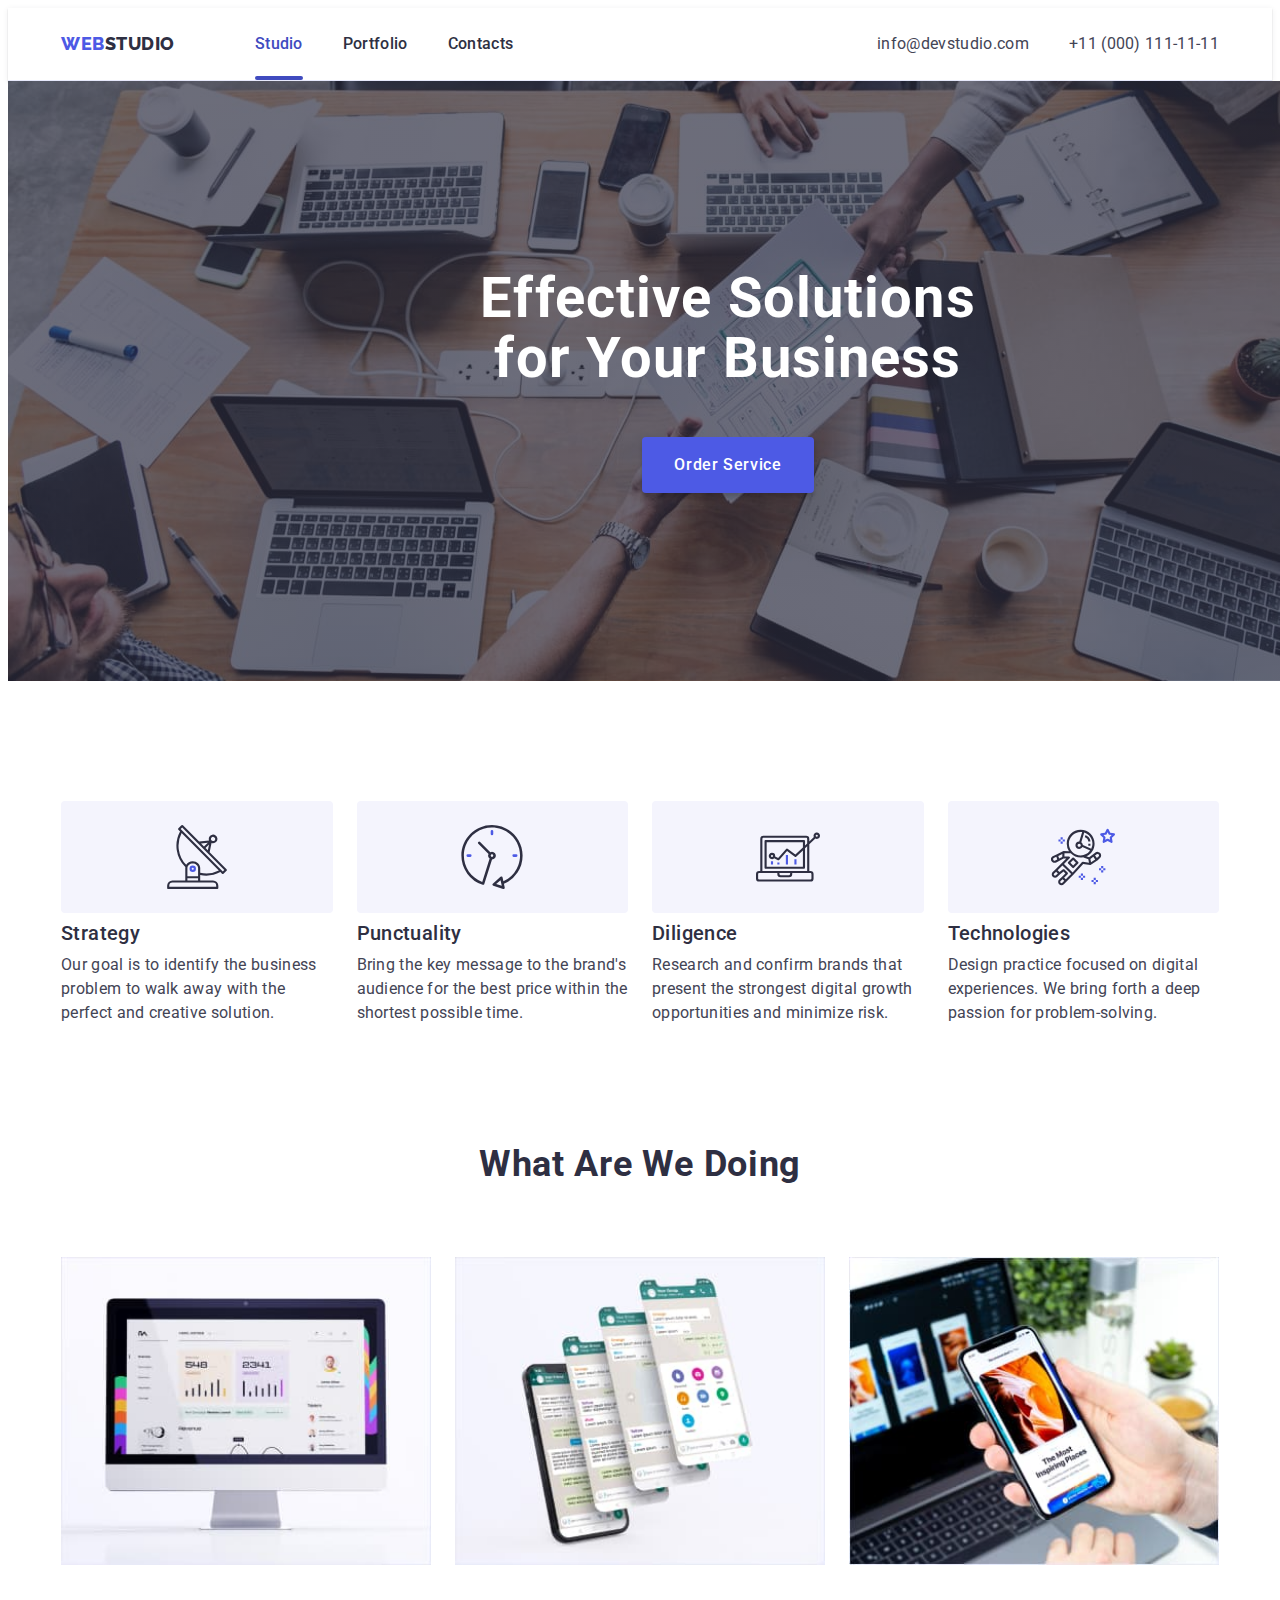
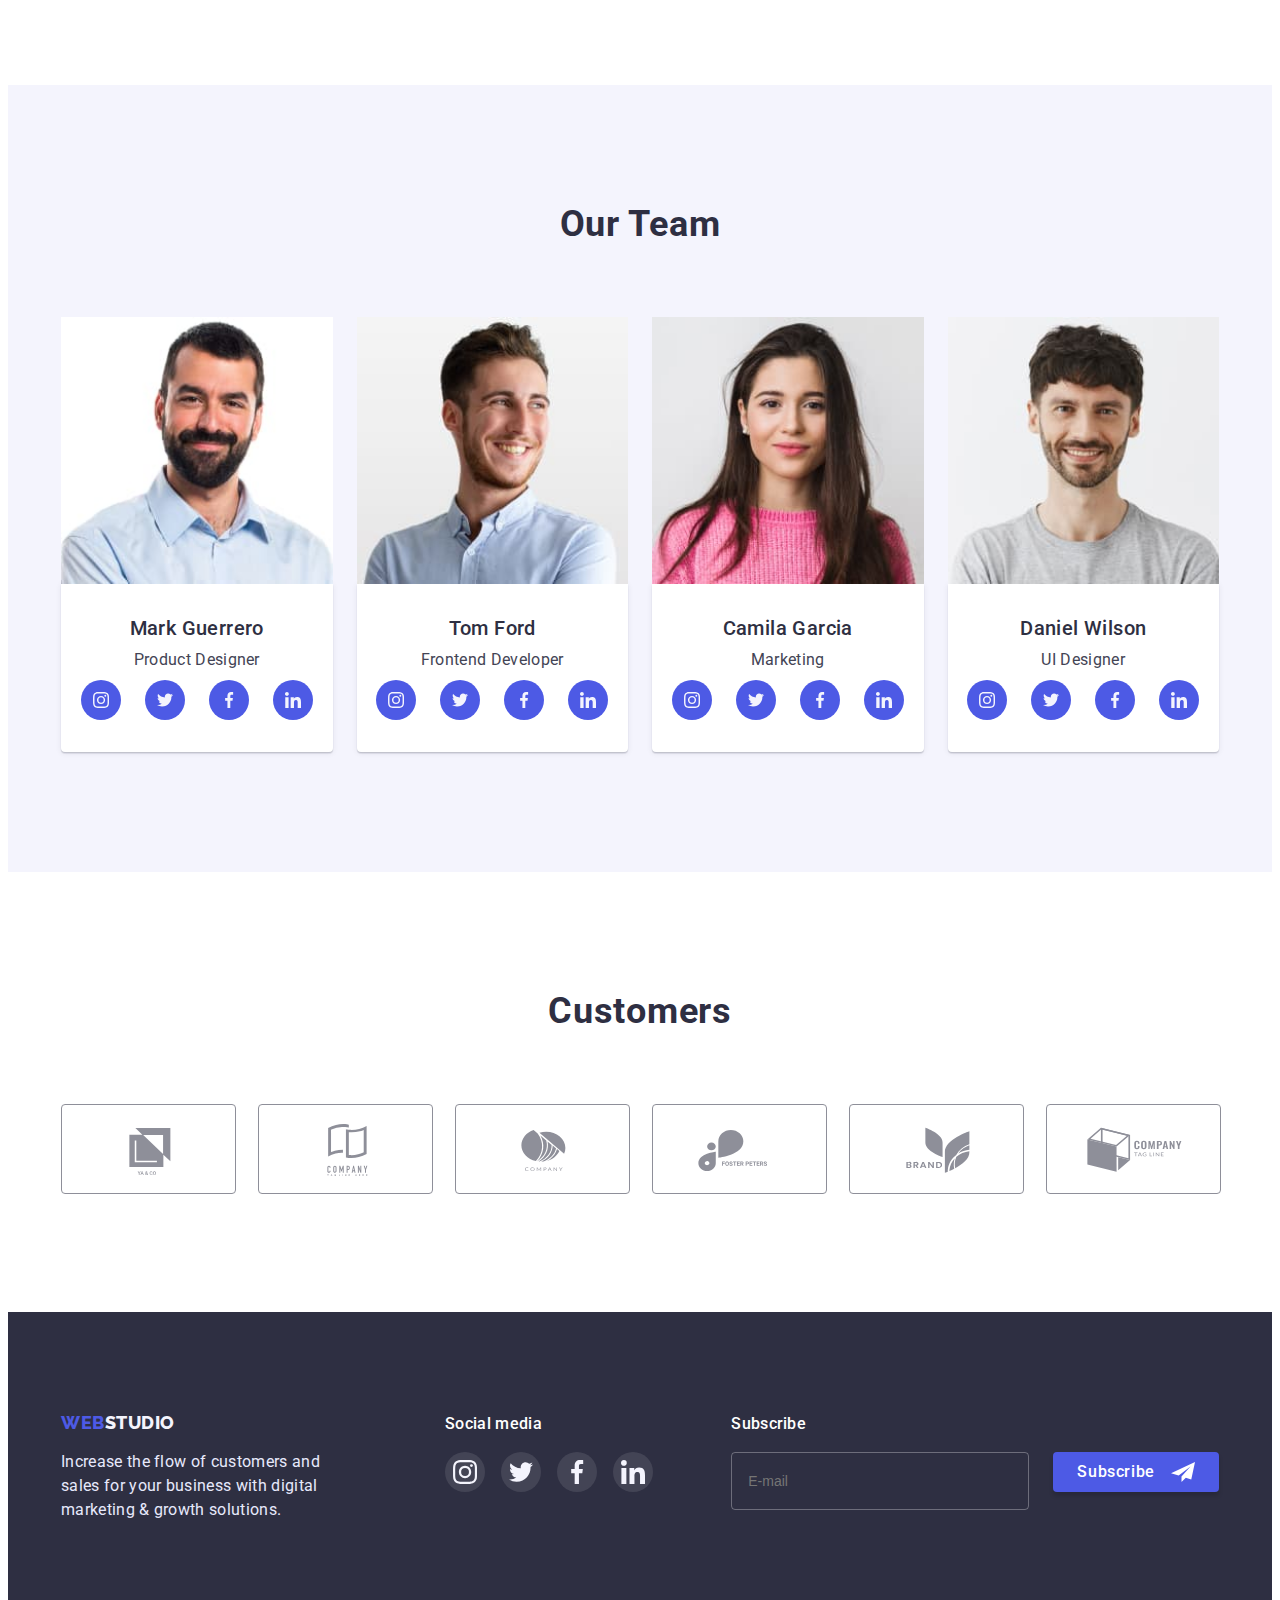
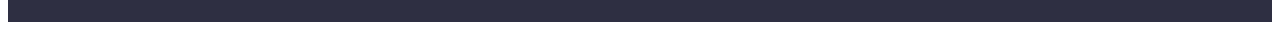
<file: index.html>
<!DOCTYPE html>
<html lang="en">
  <head>
    <meta charset="UTF-8" />
    <meta http-equiv="X-UA-Compatible" content="IE=edge" />
    <meta name="viewport" content="width=device-width, initial-scale=1.0" />
    <title>WebStudio</title>
    <link rel="preconnect" href="https://fonts.googleapis.com" />
    <link rel="preconnect" href="https://fonts.gstatic.com" crossorigin />
    <link
      href="https://fonts.googleapis.com/css2?family=Raleway:wght@800&family=Roboto:wght@400;500;700;900&display=swap"
      rel="stylesheet"
    />
    <link
      rel="stylesheet"
      href="https://cdnjs.cloudflare.com/ajax/libs/modern-normalize/1.1.0/modern-normalize.min.css"
      integrity="sha512-wpPYUAdjBVSE4KJnH1VR1HeZfpl1ub8YT/NKx4PuQ5NmX2tKuGu6U/JRp5y+Y8XG2tV+wKQpNHVUX03MfMFn9Q=="
      crossorigin="anonymous"
      referrerpolicy="no-referrer"
    />
    <link rel="stylesheet" href="./css/styles.css" />
  </head>
  <body>
    <header class="header">
      <div class="container header-container">
        <nav class="header-nav">
          <a class="header-logo link" href="./index.html"
            >WEB<span class="header-logo-part">Studio</span></a
          >
          <ul class="header-list list">
            <li class="header-item">
              <a class="header-link current link" href="./index.html">Studio</a>
            </li>
            <li class="header-item">
              <a class="header-link link" href="./portfolio.html">Portfolio</a>
            </li>
            <li class="header-item">
              <a class="header-link link" href="">Contacts</a>
            </li>
          </ul>
        </nav>
        <address class="address">
          <ul class="header-contact-list list">
            <li class="header-contact-item">
              <a
                class="header-contact-link link"
                href="mailto:info@devstudio.com"
                >info@devstudio.com</a
              >
            </li>
            <li class="header-contact-item">
              <a class="header-contact-link link" href="tel:+110001111111"
                >+11 (000) 111-11-11</a
              >
            </li>
          </ul>
        </address>
        <button class="menu-open-btn" data-menu-open type="button">
          <svg class="icon-open-btn" width="32" height="22">
            <use href="./images/icons.svg#icon-charm_menu-hamburger"></use>
          </svg>
        </button>
      </div>
      <div class="mob-menu is-hidden" data-menu>
        <div>
          <div class="mob-close">
            <button class="menu-close-btn" data-menu-close type="button">
              <svg class="menu-close-icon" width="8" height="8">
                <use href="./images/icons.svg#icon-close-black"></use>
              </svg>
            </button>
          </div>
          <!-- <button class="menu-close-btn" type="button">
          <svg class="menu-close-icon" width="8" height="8">
            <use href="./images/icons.svg#icon-close-black"></use>
          </svg>
        </button> -->
          <ul class="mob-menu-list list">
            <li class="mob-menu-item">
              <a class="mob-menu-link current link" href="./index.html"
                >Studio</a
              >
            </li>
            <li class="mob-menu-item">
              <a class="mob-menu-link link" href="./portfolio.html"
                >Portfolio</a
              >
            </li>
            <li class="mob-menu-item">
              <a class="mob-menu-link link" href="">Contacts</a>
            </li>
          </ul>
        </div>
        <div>
          <address class="mob-menu-address">
            <ul class="mob-menu-contact-list list">
              <!-- <li class="mob-menu-contact-item">
              <a
                class="mob-menu-contact-link link"
                href="mailto:info@devstudio.com"
                >info@devstudio.com</a
              >
            </li> -->
              <li class="mob-menu-contact-item">
                <a class="mob-menu-contact-tel link" href="tel:+110001111111"
                  >+11 (000) 111-11-11</a
                >
              </li>
              <li class="mob-menu-contact-item">
                <a
                  class="mob-menu-contact-email link"
                  href="mailto:info@devstudio.com"
                  >info@devstudio.com</a
                >
              </li>
            </ul>
          </address>
          <ul class="mob-soc-list list">
            <li class="mob-soc-item">
              <a class="mob-soc-link link" href>
                <svg class="mob-soc-icon" width="24" height="24">
                  <use href="./images/icons.svg#icon-instagram"></use>
                </svg>
              </a>
            </li>
            <li class="mob-soc-item">
              <a class="mob-soc-link link" href>
                <svg class="mob-soc-icon" width="24" height="24">
                  <use href="./images/icons.svg#icon-twitter"></use>
                </svg>
              </a>
            </li>
            <li class="mob-soc-item">
              <a class="mob-soc-link link" href>
                <svg class="mob-soc-icon" width="24" height="24">
                  <use href="./images/icons.svg#icon-facebook"></use>
                </svg>
              </a>
            </li>
            <li class="mob-soc-item">
              <a class="mob-soc-link link" href>
                <svg class="mob-soc-icon" width="24" height="24">
                  <use href="./images/icons.svg#icon-linkedin"></use>
                </svg>
              </a>
            </li>
          </ul>
        </div>
      </div>
    </header>
    <main>
      <section class="hero">
        <div class="container hero-container">
          <h1 class="hero-title">Effective Solutions for Your Business</h1>
          <button type="button" data-modal-open class="hero-btn">
            Order Service
          </button>
        </div>
      </section>
      <section class="qualities section">
        <div class="container qualities-container">
          <h2 hidden class="qualities-title">Advantages</h2>
          <ul class="qualities-list list">
            <li class="qualities-item">
              <div class="qualities-icon-box">
                <svg class="qualities-icon" width="64" height="64">
                  <use href="./images/icons.svg#icon-antenna"></use>
                </svg>
              </div>
              <h3 class="qualities-name">Strategy</h3>
              <p class="qualities-text">
                Our goal is to identify the business problem to walk away with
                the perfect and creative solution.
              </p>
            </li>
            <li class="qualities-item">
              <div class="qualities-icon-box">
                <svg class="qualities-icon" width="64" height="64">
                  <use href="./images/icons.svg#icon-clock"></use>
                </svg>
              </div>
              <h3 class="qualities-name">Punctuality</h3>
              <p class="qualities-text">
                Bring the key message to the brand's audience for the best price
                within the shortest possible time.
              </p>
            </li>
            <li class="qualities-item">
              <div class="qualities-icon-box">
                <svg class="qualities-icon" width="64" height="64">
                  <use href="./images/icons.svg#icon-diagram"></use>
                </svg>
              </div>
              <h3 class="qualities-name">Diligence</h3>
              <p class="qualities-text">
                Research and confirm brands that present the strongest digital
                growth opportunities and minimize risk.
              </p>
            </li>
            <li class="qualities-item">
              <div class="qualities-icon-box">
                <svg class="qualities-icon" width="64" height="64">
                  <use href="./images/icons.svg#icon-astronaut"></use>
                </svg>
              </div>
              <h3 class="qualities-name">Technologies</h3>
              <p class="qualities-text">
                Design practice focused on digital experiences. We bring forth a
                deep passion for problem-solving.
              </p>
            </li>
          </ul>
        </div>
      </section>
      <section class="creation section">
        <div class="container">
          <h2 class="creation-title">What Are We Doing</h2>
          <ul class="creation-list list">
            <li class="creation-item">
              <img
                srcset="./images/computer.jpg 1x, ./images/computer-2x.jpg 2x"
                src="./images/computer.jpg"
                alt="computer"
                width="360"
              />
            </li>
            <li class="creation-item">
              <img
                srcset="./images/messenger.jpg 1x, ./images/messenger-2x.jpg 2x"
                src="./images/messenger.jpg"
                alt="messenger"
                width="360"
              />
            </li>
            <li class="creation-item">
              <img
                srcset="./images/phone.jpg 1x, ./images/phone-2x.jpg 2x"
                src="./images/phone.jpg"
                alt="phone"
                width="360"
              />
            </li>
          </ul>
        </div>
      </section>
      <section class="team section">
        <div class="container team-container">
          <h2 class="team-title">Our Team</h2>
          <ul class="team-list list">
            <li class="team-item">
              <img
                srcset="./images/mark.jpg 1x, ./images/mark-2x.jpg 2x"
                src="./images/mark.jpg"
                alt="Mark Guerrero"
                width="264"
              />
              <div class="team-text">
                <h3 class="team-worker-name">Mark Guerrero</h3>
                <p class="team-worker-position">Product Designer</p>
                <ul class="team-soc-list list">
                  <li class="team-soc-item">
                    <a class="team-soc-link link" href>
                      <svg class="team-soc-icon" width="16" height="16">
                        <use href="./images/icons.svg#icon-instagram"></use>
                      </svg>
                    </a>
                  </li>
                  <li class="team-soc-item">
                    <a class="team-soc-link link" href>
                      <svg class="team-soc-icon" width="16" height="16">
                        <use href="./images/icons.svg#icon-twitter"></use>
                      </svg>
                    </a>
                  </li>
                  <li class="team-soc-item">
                    <a class="team-soc-link link" href>
                      <svg class="team-soc-icon" width="16" height="16">
                        <use href="./images/icons.svg#icon-facebook"></use>
                      </svg>
                    </a>
                  </li>
                  <li class="team-soc-item">
                    <a class="team-soc-link link" href>
                      <svg class="team-soc-icon" width="16" height="16">
                        <use href="./images/icons.svg#icon-linkedin"></use>
                      </svg>
                    </a>
                  </li>
                </ul>
              </div>
            </li>
            <li class="team-item">
              <img
                srcset="./images/tom.jpg 1x, ./images/tom-2x.jpg 2x"
                src="./images/tom.jpg"
                alt="Tom Ford"
                width="264"
              />
              <div class="team-text">
                <h3 class="team-worker-name">Tom Ford</h3>
                <p class="team-worker-position">Frontend Developer</p>
                <ul class="team-soc-list list">
                  <li class="team-soc-item">
                    <a class="team-soc-link link" href>
                      <svg class="team-soc-icon" width="16" height="16">
                        <use href="./images/icons.svg#icon-instagram"></use>
                      </svg>
                    </a>
                  </li>
                  <li class="team-soc-item">
                    <a class="team-soc-link link" href>
                      <svg class="team-soc-icon" width="16" height="16">
                        <use href="./images/icons.svg#icon-twitter"></use>
                      </svg>
                    </a>
                  </li>
                  <li class="team-soc-item">
                    <a class="team-soc-link link" href>
                      <svg class="team-soc-icon" width="16" height="16">
                        <use href="./images/icons.svg#icon-facebook"></use>
                      </svg>
                    </a>
                  </li>
                  <li class="team-soc-item">
                    <a class="team-soc-link link" href>
                      <svg class="team-soc-icon" width="16" height="16">
                        <use href="./images/icons.svg#icon-linkedin"></use>
                      </svg>
                    </a>
                  </li>
                </ul>
              </div>
            </li>
            <li class="team-item">
              <img
                srcset="./images/camila.jpg 1x, ./images/camila-2x.jpg 2x"
                src="./images/camila.jpg"
                alt="Camila Garcia"
                width="264"
              />
              <div class="team-text">
                <h3 class="team-worker-name">Camila Garcia</h3>
                <p class="team-worker-position">Marketing</p>
                <ul class="team-soc-list list">
                  <li class="team-soc-item">
                    <a class="team-soc-link link" href>
                      <svg class="team-soc-icon" width="16" height="16">
                        <use href="./images/icons.svg#icon-instagram"></use>
                      </svg>
                    </a>
                  </li>
                  <li class="team-soc-item">
                    <a class="team-soc-link link" href>
                      <svg class="team-soc-icon" width="16" height="16">
                        <use href="./images/icons.svg#icon-twitter"></use>
                      </svg>
                    </a>
                  </li>
                  <li class="team-soc-item">
                    <a class="team-soc-link link" href>
                      <svg class="team-soc-icon" width="16" height="16">
                        <use href="./images/icons.svg#icon-facebook"></use>
                      </svg>
                    </a>
                  </li>
                  <li class="team-soc-item">
                    <a class="team-soc-link link" href>
                      <svg class="team-soc-icon" width="16" height="16">
                        <use href="./images/icons.svg#icon-linkedin"></use>
                      </svg>
                    </a>
                  </li>
                </ul>
              </div>
            </li>
            <li class="team-item">
              <img
                srcset="./images/daniel.jpg 1x, ./images/daniel-2x.jpg 2x"
                src="./images/daniel.jpg"
                alt="Daniel Wilson"
                width="264"
              />
              <div class="team-text">
                <h3 class="team-worker-name">Daniel Wilson</h3>
                <p class="team-worker-position">UI Designer</p>
                <ul class="team-soc-list list">
                  <li class="team-soc-item">
                    <a class="team-soc-link link" href>
                      <svg class="team-soc-icon" width="16" height="16">
                        <use href="./images/icons.svg#icon-instagram"></use>
                      </svg>
                    </a>
                  </li>
                  <li class="team-soc-item">
                    <a class="team-soc-link link" href>
                      <svg class="team-soc-icon" width="16" height="16">
                        <use href="./images/icons.svg#icon-twitter"></use>
                      </svg>
                    </a>
                  </li>
                  <li class="team-soc-item">
                    <a class="team-soc-link link" href>
                      <svg class="team-soc-icon" width="16" height="16">
                        <use href="./images/icons.svg#icon-facebook"></use>
                      </svg>
                    </a>
                  </li>
                  <li class="team-soc-item">
                    <a class="team-soc-link link" href>
                      <svg class="team-soc-icon" width="16" height="16">
                        <use href="./images/icons.svg#icon-linkedin"></use>
                      </svg>
                    </a>
                  </li>
                </ul>
              </div>
            </li>
          </ul>
        </div>
      </section>
      <section class="customers section">
        <div class="container customers-container">
          <h2 class="customers-title">Customers</h2>
          <ul class="customers-list list">
            <li class="customers-item">
              <a class="customers-link link" href>
                <svg class="customers-icon" width="104" height="56">
                  <use href="./images/icons.svg#icon-Logo-1"></use>
                </svg>
              </a>
            </li>
            <li class="customers-item">
              <a class="customers-link link" href="">
                <svg class="customers-icon" width="104" height="56">
                  <use href="./images/icons.svg#icon-Logo-2"></use>
                </svg>
              </a>
            </li>
            <li class="customers-item">
              <a class="customers-link link" href="">
                <svg class="customers-icon" width="104" height="56">
                  <use href="./images/icons.svg#icon-Logo-3"></use>
                </svg>
              </a>
            </li>
            <li class="customers-item">
              <a class="customers-link link" href="">
                <svg class="customers-icon" width="104" height="56">
                  <use href="./images/icons.svg#icon-Logo-4"></use>
                </svg>
              </a>
            </li>
            <li class="customers-item">
              <a class="customers-link link" href="">
                <svg class="customers-icon" width="104" height="56">
                  <use href="./images/icons.svg#icon-Logo-5"></use>
                </svg>
              </a>
            </li>
            <li class="customers-item">
              <a class="customers-link link" href="">
                <svg class="customers-icon" width="104" height="56">
                  <use href="./images/icons.svg#icon-Logo-6"></use>
                </svg>
              </a>
            </li>
          </ul>
        </div>
      </section>
    </main>
    <footer class="footer">
      <div class="container footer-container">
        <div class="footer-info">
          <a class="footer-logo link" href="./index.html"
            >WEB<span class="footer-logo-part">Studio</span></a
          >
          <p class="footer-text">
            Increase the flow of customers and sales for your business with
            digital marketing & growth solutions.
          </p>
        </div>
        <div class="footer-soc">
          <h3 class="footer-soc-title">Social media</h3>
          <ul class="footer-soc-list list">
            <li class="footer-soc-item">
              <a class="footer-soc-link link" href>
                <svg class="customers-icon" width="24" height="24">
                  <use href="./images/icons.svg#icon-instagram"></use>
                </svg>
              </a>
            </li>
            <li class="footer-soc-item">
              <a class="footer-soc-link link" href>
                <svg class="footer-soc-icon" width="24" height="24">
                  <use href="./images/icons.svg#icon-twitter"></use>
                </svg>
              </a>
            </li>
            <li class="footer-soc-item">
              <a class="footer-soc-link link" href>
                <svg class="footer-soc-icon" width="24" height="24">
                  <use href="./images/icons.svg#icon-facebook"></use>
                </svg>
              </a>
            </li>
            <li class="footer-soc-item">
              <a class="footer-soc-link link" href>
                <svg class="footer-soc-icon" width="24" height="24">
                  <use href="./images/icons.svg#icon-linkedin"></use>
                </svg>
              </a>
            </li>
          </ul>
        </div>
        <div class="footer-sub">
          <p class="footer-sub-title">Subscribe</p>
          <form class="footer-sub-content">
            <label class="footer-sub-email" for="sub-email"></label>
            <input
              class="sub-email-input"
              id="sub-email"
              name="sub-email"
              type="email"
              placeholder="E-mail"
            />
            <button type="submit" class="footer-sub-btn">
              Subscribe
              <svg class="footer-sub-icon" width="24" height="24">
                <use href="./images/icons.svg#icon-telegram"></use>
              </svg>
            </button>
          </form>
        </div>
      </div>
    </footer>
    <div class="backdrop is-hidden" data-modal>
      <div class="modal">
        <div class="modal-close">
          <button type="button" class="modal-close-btn" data-modal-close>
            <svg class="modal-close-sign" width="8" height="8">
              <use href="./images/icons.svg#icon-close-black"></use>
            </svg>
          </button>
        </div>
        <p class="modal-title" title="Modal title">
          Leave your contacts and we will call you back
        </p>
        <form class="modal-form">
          <div class="modal-field">
            <label class="modal-label-text" for="user-name">Name</label>
            <div class="input-wrap">
              <input
                class="modal-input"
                id="user-name"
                name="user-name"
                type="text"
              />
              <svg class="modal-input-icon" width="18" height="24">
                <use href="./images/icons.svg#icon-person"></use>
              </svg>
            </div>
          </div>
          <div class="modal-field">
            <label class="modal-label-text" for="user-phone">Phone</label>
            <div class="input-wrap">
              <input
                class="modal-input"
                id="user-phone"
                name="user-phone"
                type="tel"
              />
              <svg class="modal-input-icon" width="18" height="24">
                <use href="./images/icons.svg#icon-phone"></use>
              </svg>
            </div>
          </div>
          <div class="modal-field">
            <label class="modal-label-text" for="user-email">Email</label>
            <div class="input-wrap">
              <input
                class="modal-input"
                id="user-email"
                name="user-email"
                type="email"
              />
              <svg class="modal-input-icon" width="18" height="24">
                <use href="./images/icons.svg#icon-email"></use>
              </svg>
            </div>
          </div>
          <div class="modal-field">
            <label class="modal-label-text" for="user-comment">Comment</label>
            <div class="input-wrap">
              <textarea
                class="modal-textarea"
                name="user-comment"
                id="user-comment"
                placeholder="Text input"
              ></textarea>
            </div>
          </div>
          <div class="modal-field">
            <input
              class="modal-check visually-hidden"
              id="privacy"
              name="user-privacy"
              type="checkbox"
              value="true"
            />
            <label class="check-text" for="privacy">
              <span>
                <svg class="check-icon" width="10" height="8">
                  <use href="./images/icons.svg#icon-Vector"></use>
                </svg>
              </span>
              <p class="text-privacy">
                I accept the terms and conditions of the
                <a class="privacy-link" href="">Privacy Policy</a>
              </p>
            </label>
          </div>
          <button class="modal-btn" type="submit">Send</button>
        </form>
      </div>
    </div>
    <script src="./js/modal.js"></script>
    <script src="./js/menu.js"></script>
  </body>
</html>
</file>
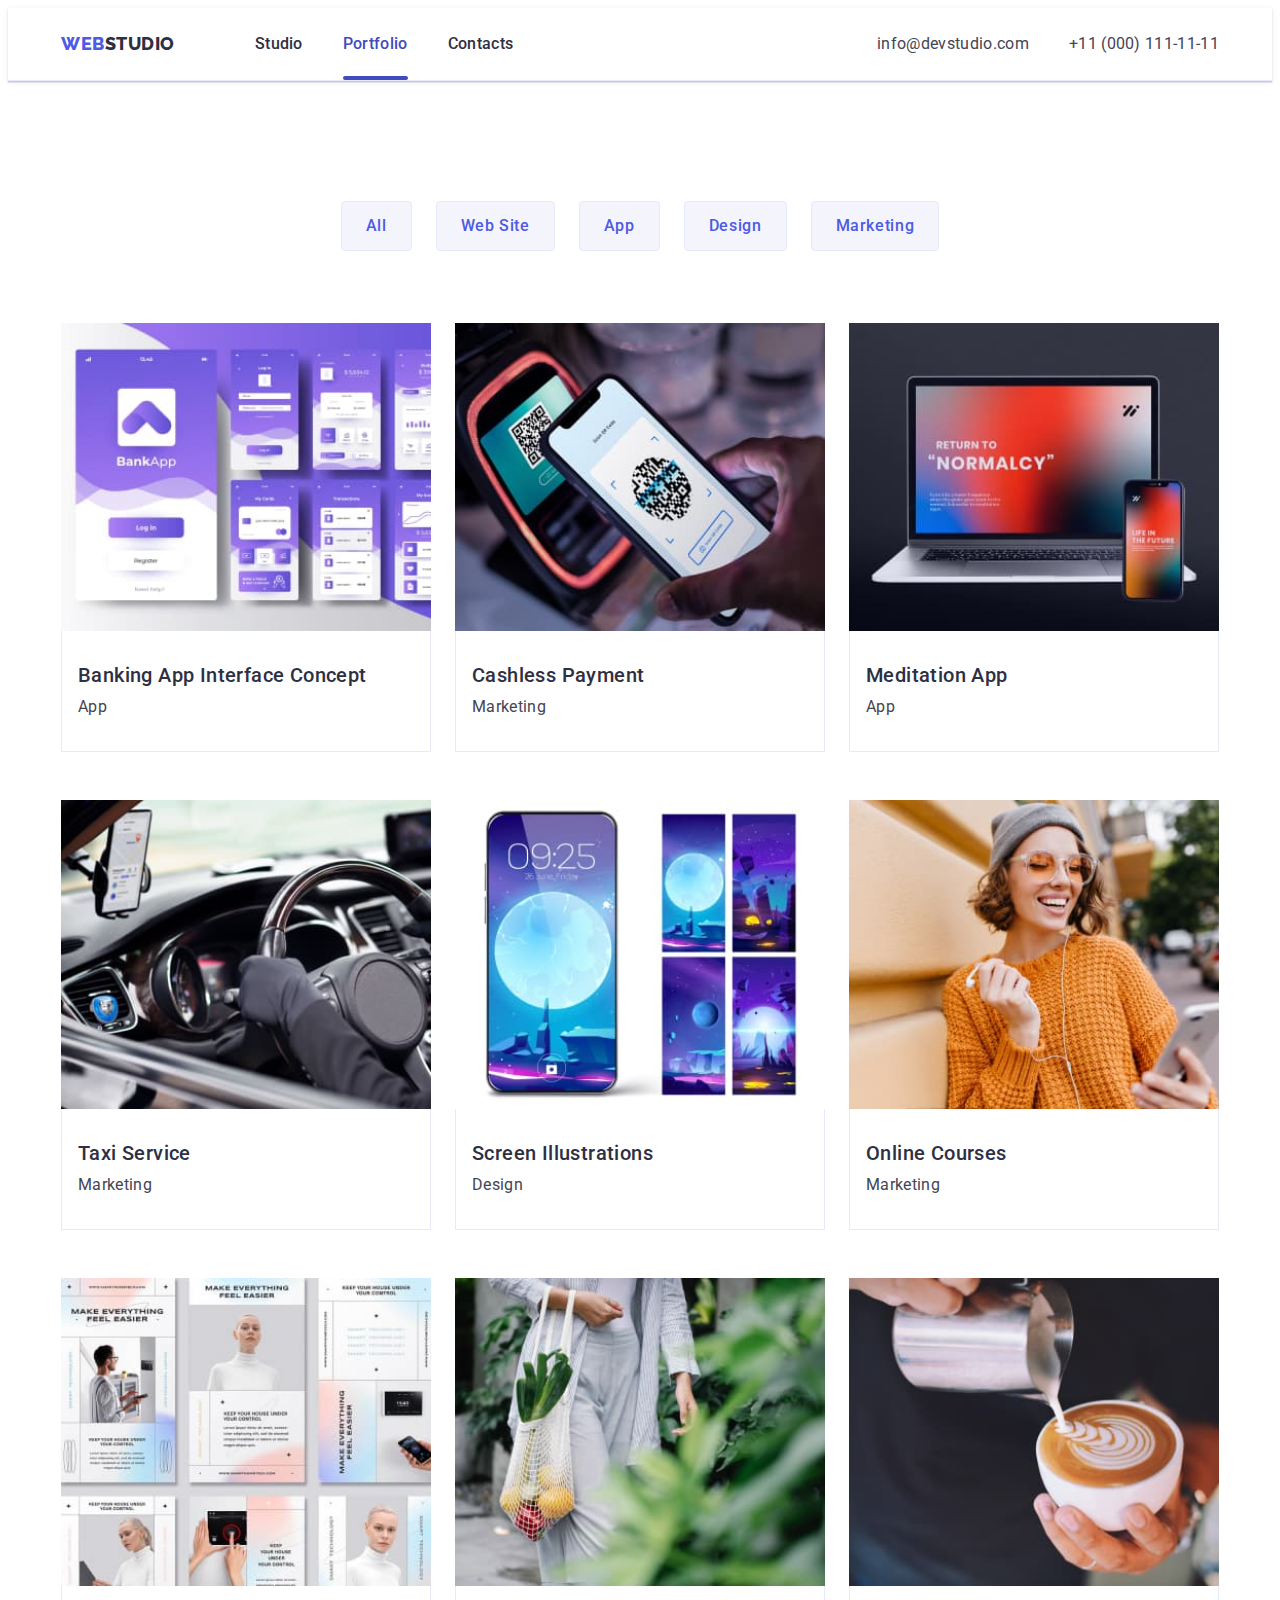
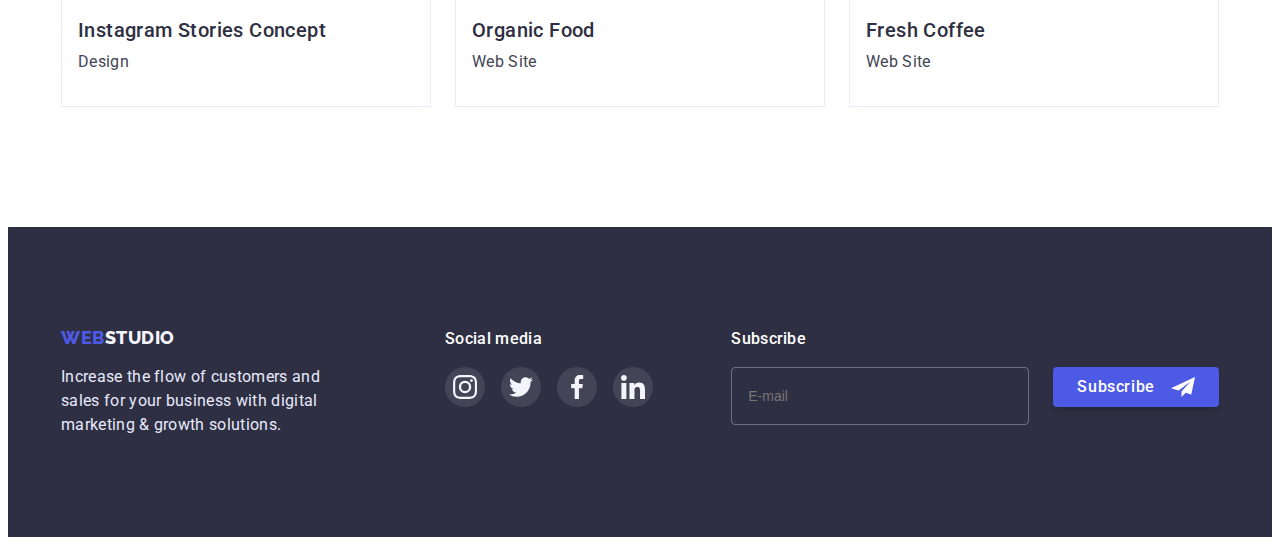
<file: portfolio.html>
<!DOCTYPE html>
<html lang="en">
  <head>
    <meta charset="UTF-8" />
    <meta http-equiv="X-UA-Compatible" content="IE=edge" />
    <meta name="viewport" content="width=device-width, initial-scale=1.0" />
    <title>WebStudio</title>
    <link rel="preconnect" href="https://fonts.googleapis.com" />
    <link rel="preconnect" href="https://fonts.gstatic.com" crossorigin />
    <link
      href="https://fonts.googleapis.com/css2?family=Raleway:wght@800&family=Roboto:wght@400;500;700;900&display=swap"
      rel="stylesheet"
    />
    <link
      rel="stylesheet"
      href="https://cdnjs.cloudflare.com/ajax/libs/modern-normalize/1.1.0/modern-normalize.min.css"
      integrity="sha512-wpPYUAdjBVSE4KJnH1VR1HeZfpl1ub8YT/NKx4PuQ5NmX2tKuGu6U/JRp5y+Y8XG2tV+wKQpNHVUX03MfMFn9Q=="
      crossorigin="anonymous"
      referrerpolicy="no-referrer"
    />
    <link rel="stylesheet" href="./css/styles.css" />
  </head>
  <body>
    <header class="header">
      <div class="container header-container">
        <nav class="header-nav">
          <a class="header-logo link" href="./index.html"
            >WEB<span class="header-logo-part">Studio</span></a
          >
          <ul class="header-list list">
            <li class="header-item">
              <a class="header-link link" href="./index.html">Studio</a>
            </li>
            <li class="header-item">
              <a class="header-link link current" href="./portfolio.html"
                >Portfolio</a
              >
            </li>
            <li class="header-item">
              <a class="header-link link" href="">Contacts</a>
            </li>
          </ul>
        </nav>
        <address class="address">
          <ul class="header-contact-list list">
            <li class="header-contact-item">
              <a
                class="header-contact-link link"
                href="mailto:info@devstudio.com"
                >info@devstudio.com</a
              >
            </li>
            <li class="header-contact-item">
              <a class="header-contact-link link" href="tel:+110001111111"
                >+11 (000) 111-11-11</a
              >
            </li>
          </ul>
        </address>
      </div>
    </header>
    <main>
      <section class="portfolio section">
        <div class="container portfolio-container">
          <h1 hidden class="portfolio-title">Portfolio</h1>
          <ul class="portfolio-btn-list list">
            <li class="portfolio-btn-item">
              <button type="button" class="portfolio-btn">All</button>
            </li>
            <li class="portfolio-btn-item">
              <button type="button" class="portfolio-btn">Web Site</button>
            </li>
            <li class="portfolio-btn-item">
              <button type="button" class="portfolio-btn">App</button>
            </li>
            <li class="portfolio-btn-item">
              <button type="button" class="portfolio-btn">Design</button>
            </li>
            <li class="portfolio-btn-item">
              <button type="button" class="portfolio-btn">Marketing</button>
            </li>
          </ul>
          <ul class="portfolio-card-list list">
            <li class="portfolio-card-item">
              <a class="portfolio-card-link link" href="">
                <div class="portfolio-card-top-wrap">
                  <img
                    src="./images/bank-app.jpg"
                    alt="Banking app interface"
                    width="360"
                  />
                  <p class="portfolio-card-cover-text">
                    14 Stylish and User-Friendly App Design Concepts · Task
                    Manager App · Calorie Tracker App · Exotic Fruit Ecommerce
                    App · Cloud Storage App
                  </p>
                </div>
                <div class="portfolio-card-content">
                  <h2 class="portfolio-card-title">
                    Banking App Interface Concept
                  </h2>
                  <p class="portfolio-card-text">App</p>
                </div>
              </a>
            </li>
            <li class="portfolio-card-item">
              <a class="portfolio-card-link link" href="">
                <div class="portfolio-card-top-wrap">
                  <img
                    src="./images/payment.jpg"
                    alt="Cashless payment"
                    width="360"
                  />
                  <p class="portfolio-card-cover-text">
                    14 Stylish and User-Friendly App Design Concepts · Task
                    Manager App · Calorie Tracker App · Exotic Fruit Ecommerce
                    App · Cloud Storage App
                  </p>
                </div>
                <div class="portfolio-card-content">
                  <h2 class="portfolio-card-title">Cashless Payment</h2>
                  <p class="portfolio-card-text">Marketing</p>
                </div>
              </a>
            </li>
            <li class="portfolio-card-item">
              <a class="portfolio-card-link link" href="">
                <div class="portfolio-card-top-wrap">
                  <img
                    src="./images/maditation-app.jpg"
                    alt="Laptop and phone with a meditation app"
                    width="360"
                  />
                  <p class="portfolio-card-cover-text">
                    14 Stylish and User-Friendly App Design Concepts · Task
                    Manager App · Calorie Tracker App · Exotic Fruit Ecommerce
                    App · Cloud Storage App
                  </p>
                </div>
                <div class="portfolio-card-content">
                  <h2 class="portfolio-card-title">Meditation App</h2>
                  <p class="portfolio-card-text">App</p>
                </div>
              </a>
            </li>
            <li class="portfolio-card-item">
              <a class="portfolio-card-link link" href="">
                <div class="portfolio-card-top-wrap">
                  <img src="./images/taxi-service.jpg" alt="Taxi" width="360" />
                  <p class="portfolio-card-cover-text">
                    14 Stylish and User-Friendly App Design Concepts · Task
                    Manager App · Calorie Tracker App · Exotic Fruit Ecommerce
                    App · Cloud Storage App
                  </p>
                </div>
                <div class="portfolio-card-content">
                  <h2 class="portfolio-card-title">Taxi Service</h2>
                  <p class="portfolio-card-text">Marketing</p>
                </div>
              </a>
            </li>
            <li class="portfolio-card-item">
              <a class="portfolio-card-link link" href="">
                <div class="portfolio-card-top-wrap">
                  <img
                    src="./images/screens.jpg"
                    alt="Phone screens"
                    width="360"
                  />
                  <p class="portfolio-card-cover-text">
                    14 Stylish and User-Friendly App Design Concepts · Task
                    Manager App · Calorie Tracker App · Exotic Fruit Ecommerce
                    App · Cloud Storage App
                  </p>
                </div>
                <div class="portfolio-card-content">
                  <h2 class="portfolio-card-title">Screen Illustrations</h2>
                  <p class="portfolio-card-text">Design</p>
                </div>
              </a>
            </li>
            <li class="portfolio-card-item">
              <a class="portfolio-card-link link" href="">
                <div class="portfolio-card-top-wrap">
                  <img
                    src="./images/online-courses.jpg"
                    alt="Communication by phone"
                    width="360"
                  />
                  <p class="portfolio-card-cover-text">
                    14 Stylish and User-Friendly App Design Concepts · Task
                    Manager App · Calorie Tracker App · Exotic Fruit Ecommerce
                    App · Cloud Storage App
                  </p>
                </div>
                <div class="portfolio-card-content">
                  <h2 class="portfolio-card-title">Online Courses</h2>
                  <p class="portfolio-card-text">Marketing</p>
                </div>
              </a>
            </li>
            <li class="portfolio-card-item">
              <a class="portfolio-card-link link" href="">
                <div class="portfolio-card-top-wrap">
                  <img
                    src="./images/inst-stories.jpg"
                    alt="Instagram stories"
                    width="360"
                  />
                  <p class="portfolio-card-cover-text">
                    14 Stylish and User-Friendly App Design Concepts · Task
                    Manager App · Calorie Tracker App · Exotic Fruit Ecommerce
                    App · Cloud Storage App
                  </p>
                </div>
                <div class="portfolio-card-content">
                  <h2 class="portfolio-card-title">
                    Instagram Stories Concept
                  </h2>
                  <p class="portfolio-card-text">Design</p>
                </div>
              </a>
            </li>
            <li class="portfolio-card-item">
              <a class="portfolio-card-link link" href="">
                <div class="portfolio-card-top-wrap">
                  <img
                    src="./images/food.jpg"
                    alt="Vegetables and fruits"
                    width="360"
                  />
                  <p class="portfolio-card-cover-text">
                    14 Stylish and User-Friendly App Design Concepts · Task
                    Manager App · Calorie Tracker App · Exotic Fruit Ecommerce
                    App · Cloud Storage App
                  </p>
                </div>
                <div class="portfolio-card-content">
                  <h2 class="portfolio-card-title">Organic Food</h2>
                  <p class="portfolio-card-text">Web Site</p>
                </div>
              </a>
            </li>
            <li class="portfolio-card-item">
              <a class="portfolio-card-link link" href="">
                <div class="portfolio-card-top-wrap">
                  <img
                    src="./images/coffee.jpg"
                    alt="Cup of coffee"
                    width="360"
                  />
                  <p class="portfolio-card-cover-text">
                    14 Stylish and User-Friendly App Design Concepts · Task
                    Manager App · Calorie Tracker App · Exotic Fruit Ecommerce
                    App · Cloud Storage App
                  </p>
                </div>
                <div class="portfolio-card-content">
                  <h2 class="portfolio-card-title">Fresh Coffee</h2>
                  <p class="portfolio-card-text">Web Site</p>
                </div>
              </a>
            </li>
          </ul>
        </div>
      </section>
    </main>
    <footer class="footer">
      <div class="container footer-container">
        <div class="footer-info">
          <a class="footer-logo link" href="./index.html"
            >WEB<span class="footer-logo-part">Studio</span></a
          >
          <p class="footer-text">
            Increase the flow of customers and sales for your business with
            digital marketing & growth solutions.
          </p>
        </div>
        <div class="footer-soc">
          <h3 class="footer-soc-title">Social media</h3>
          <ul class="footer-soc-list list">
            <li class="footer-soc-item">
              <a class="footer-soc-link link" href>
                <svg class="customers-icon" width="24" height="24">
                  <use href="./images/icons.svg#icon-instagram"></use>
                </svg>
              </a>
            </li>
            <li class="footer-soc-item">
              <a class="footer-soc-link link" href>
                <svg class="footer-soc-icon" width="24" height="24">
                  <use href="./images/icons.svg#icon-twitter"></use>
                </svg>
              </a>
            </li>
            <li class="footer-soc-item">
              <a class="footer-soc-link link" href>
                <svg class="footer-soc-icon" width="24" height="24">
                  <use href="./images/icons.svg#icon-facebook"></use>
                </svg>
              </a>
            </li>
            <li class="footer-soc-item">
              <a class="footer-soc-link link" href>
                <svg class="footer-soc-icon" width="24" height="24">
                  <use href="./images/icons.svg#icon-linkedin"></use>
                </svg>
              </a>
            </li>
          </ul>
        </div>
        <div class="footer-sub">
          <p class="footer-sub-title">Subscribe</p>
          <form class="footer-sub-content">
            <label class="footer-sub-email" for="sub-email"></label>
            <input
              class="sub-email-input"
              id="sub-email"
              name="sub-email"
              type="email"
              placeholder="E-mail"
            />
            <button type="submit" class="footer-sub-btn">
              Subscribe
              <svg class="footer-sub-icon" width="24" height="24">
                <use href="./images/icons.svg#icon-telegram"></use>
              </svg>
            </button>
          </form>
        </div>
      </div>
    </footer>
  </body>
</html>
</file>
<file: css/styles.css>
:root{
    --first-main-color: #2E2F42;
    --second-main-color: #434455;
    --third-main-color: #4D5AE5;
    --hover-color: #404BBF;
    --white-color: #FFFFFF;
    --cloud-color: #F4F4FD;
    --cornflower-color: #E7E9FC;
    --green-color: #31D0AA;
    --helper-text-color: #8E8F99;
    --modal-color: #FCFCFC;
}

.visually-hidden {
    position: absolute;
    width: 1px;
    height: 1px;
    margin: -1px;
    border: 0;
    padding: 0;

    white-space: nowrap;
    clip-path: inset(100%);
    clip: rect(0 0 0 0);
    overflow: hidden;
}

p,
h1,
h2,
h3,
h4,
h5,
h6{
   margin: 0; 
}

ul{
    padding-left: 0;
    margin: 0;
}

body{
    font-family:'Roboto', sans-serif;
}

.link{
    text-decoration: none;
}

.list{
    list-style: none;
}

.container{
    /* max-width: 1158px; */
    width: 100%;
    padding-left: 15px;
    padding-right: 15px;
    margin-left: auto;
    margin-right: auto;
    /* outline: 2px solid red; */
}

.section{
    padding-top: 96px;
    padding-bottom: 96px;
}

img{
    display: block;
    width: 100%;
    height: auto;
}

/* -------------------HEADER-------------------- */

.header{
  padding-top: 24px;
  padding-bottom: 24px;
  border-bottom: 1px solid #E7E9FC;
  box-shadow: 0px 2px 1px rgba(46, 47, 66, 0.08), 0px 1px 1px rgba(46, 47, 66, 0.16), 0px 1px 6px rgba(46, 47, 66, 0.08);
}

.header-container{
    display: flex;
    align-items: center;
}

.header-nav{
    display: flex;
    align-items: center;
    margin-right: auto;
}

.header-logo{
    font-family: 'Raleway', sans-serif;
    font-weight: 800;
    font-size: 18px;
    line-height: 1.17;
    letter-spacing: 0.03em;
    text-transform: uppercase;
    color: var(--third-main-color);
    margin-right: 80px;
}

.header-logo-part{
    color: var(--first-main-color);
}

.header-list{
    display: none;
}
.header-contact-list{
    display: none;
}
.menu-open-btn{
    border: none;
    background-color: transparent;
    width: 32px;
    height: 22px;
}
.icon-open-btn{
    stroke: var(--first-main-color);
    border: none;
}
.mob-menu{
    position: fixed;
    top: 0;
    z-index: 1;
    width: 100%;
    height: 100%;
    background-color: var(--white-color);
    padding: 24px 24px 40px 40px;
    display: flex;
    flex-direction: column;
    justify-content: space-between;
    overflow: auto;
    transition: all 250ms cubic-bezier(0.4, 0, 0.2, 1);
}

.mob-close {
    width: 24px;
    height: 24px;
    display: block;
    margin-left: auto;
    top: 24px;
    right: 24px;
    margin-bottom: 32px;
}

.menu-close-btn {
    width: 100%;
    height: 100%;
    border-radius: 50%;
    background-color: var(--cornflower-color);
    border: 1px solid rgba(0, 0, 0, 0.1);
    cursor: pointer;
    display: inline-flex;
    justify-content: center;
    align-items: center;
   
    transition: background-color 250ms cubic-bezier(0.4, 0, 0.2, 1), fill 250ms cubic-bezier(0.4, 0, 0.2, 1);
}

.mob-menu-item:not(:last-child){
    margin-bottom: 40px;
}

.mob-menu-link{
    font-weight: 700;
    font-size: 36px;
    line-height: 1.11;
    letter-spacing: 0.02em;
    color: var(--first-main-color);
}
 .current.mob-menu-link {
     color: var(--hover-color);
 }
.mob-menu-contact-tel{
    font-weight: 700;
    font-size: 36px;
    line-height: 1.11;
    letter-spacing: 0.02em;
    color: var(--third-main-color);
    
}
.mob-menu-contact-item:not(:last-child){
    margin-bottom: 40px;
}
.mob-menu-contact-item:not(:first-child){
    margin-bottom: 48px;
}
.mob-menu-contact-email{
    font-weight: 500;
    font-size: 20px;
    line-height: 1.2;
    letter-spacing: 0.02em;
    color: var(--second-main-color);
}
.mob-menu-address{
    font-style: normal;
}

.mob-soc-list {
    display: flex;
    gap: 56px;
}

.mob-soc-item {
    width: 40px;
    height: 40px;
}

.mob-soc-link {
    width: 100%;
    height: 100%;
    border-radius: 50%;
    background-color: var(--third-main-color);
    display: flex;
    align-items: center;
    justify-content: center;
    fill: var(--cloud-color);
    transition: background-color 250ms cubic-bezier(0.4, 0, 0.2, 1);
}

/* ----------------------HERO------------------- */

.hero{
    background-image: linear-gradient(rgba(46, 47, 66, 0.7), rgba(46, 47, 66, 0.7)), url(../images/hero-bg-mob.jpg);
    background-repeat: no-repeat;
    background-position: center;
    background-size: cover;
    text-align: center;
    padding-top: 112px;
    padding-bottom: 112px;
    margin-left: auto;
    margin-right: auto;
}

@media (min-device-pixel-ratio: 2),
(min-resolution: 192dpi),
(min-resolution: 2dppx) {
    .hero {
        background-image: linear-gradient(rgba(46, 47, 66, 0.7), rgba(46, 47, 66, 0.7)),
            url(../images/hero-bg-mob-2x.jpg);
    }
}

.hero-title{
    font-weight: 700;
    font-size: 36px;
    line-height: 1.11;
    text-align: center;
    letter-spacing: 0.02em;
    color: var(--white-color);
    margin-left: auto;
    margin-right: auto;
    max-width: 320px;
    margin-bottom: 72px;
} 

.hero-btn{
    font-family: 'Roboto', sans-serif;
    font-weight: 500;
    font-size: 16px;
    line-height: 1.5;
    letter-spacing: 0.04em;
    color: var(--white-color);
    background-color: var(--third-main-color);
    cursor: pointer;
    padding: 16px 32px;
    box-shadow: 0px 4px 4px rgba(0, 0, 0, 0.15);
    border-radius: 4px;
    border: 0;
    transition: background-color 250ms cubic-bezier(0.4, 0, 0.2, 1);
}

/* -----------------QUALITIES------------------ */

.qualities-item{
    width: 100%;
}

.qualities-list{
    display: flex;
    flex-wrap: wrap;
    align-items: center;
    gap: 72px 24px;
}

.qualities-icon-box{
    display: none;
}

.qualities-name{
    font-weight: 700;
    font-size: 36px;
    line-height: 1.11;
    text-align: center;
    letter-spacing: 0.02em;
    color: var(--first-main-color);
    margin-bottom: 8px;
}

.qualities-text{
    font-size: 16px;
    line-height: 1.5;
    letter-spacing: 0.02em;
    color: var(--second-main-color); 
}

/* -----------------CREATION------------------- */
.creation{
    display: none;
}

/* --------------------TEAM-------------------- */

.team{
    background: var(--cloud-color);
}
.team-container{
    width: 294px;
}

.team-list{
    display: flex;
    flex-wrap: wrap;
    gap: 72px;
    justify-content: center;
}

.team-text{
    padding: 32px 0;
    background: var(--white-color);
    box-shadow: 0px 1px 6px rgba(46, 47, 66, 0.08), 0px 1px 1px rgba(46, 47, 66, 0.16), 0px 2px 1px rgba(46, 47, 66, 0.08);
    border-radius: 0px 0px 4px 4px;
}

.team-title{
    font-size: 36px;
    line-height: 1.11;
    letter-spacing: 0.02em;
    text-align: center;
    text-transform: capitalize;
    color: var(--first-main-color);
    margin-bottom: 72px;
}

.team-worker-name{
    font-weight: 500;
    font-size: 20px;
    line-height: 1.2;
    letter-spacing: 0.02em;
    color: var(--first-main-color);
    text-align: center;
    margin-bottom: 8px;
}

.team-worker-position{
    line-height: 1.5;
    letter-spacing: 0.02em;
    color: var(--second-main-color);
    text-align: center;
    margin-bottom: 8px;
}

.team-soc-list{
    display: flex;
    justify-content: center;
    gap: 24px;
}

.team-soc-item{
    width: 40px;
    height: 40px;
}

.team-soc-link{
    width: 100%;
    height: 100%;
    border-radius: 50%;
    background-color: var(--third-main-color);
    display: flex;
    align-items: center;
    justify-content: center;
    fill: var(--cloud-color);
    transition: background-color 250ms cubic-bezier(0.4, 0, 0.2, 1);
}

/* ---------------------CUSTOMERS--------------------- */

.customers-title{
    font-size: 36px;
    line-height: 1.11;
    text-align: center;
    letter-spacing: 0.02em;
    text-transform: capitalize;
    color: var(--first-main-color);
    margin-bottom: 72px;
}

.customers-list{
    display: flex;
    flex-wrap: wrap;
    justify-content: center;
    gap: 72px 16px;
}

.customers-item{
    width: calc((100% - 16px) / 2);
    height: 88px;
}

.customers-link{
    width: 100%;
    height: 100%;
    border: 1px solid var(--helper-text-color);
    border-radius: 4px;
    display: flex;
    align-items: center;
    justify-content: center;
    fill: var(--helper-text-color);
    transition: border-color 250ms cubic-bezier(0.4, 0, 0.2, 1);
}

.customers-icon{
    transition: fill 250ms cubic-bezier(0.4, 0, 0.2, 1);
}

/* --------------------FOOTER------------------ */

.footer{
    background-color: var(--first-main-color);
    padding-top: 100px;
    padding-bottom: 100px;
}

.footer-container{
    display: flex;
    flex-wrap: wrap;
    justify-content: center;
   gap: 72px;
}

.footer-info{
    text-align: center;
}

.footer-soc{
    text-align: center;
}

.footer-logo{
    font-family: 'Raleway', sans-serif;
    font-weight: 800;
    font-size: 18px;
    line-height: 1.17;
    letter-spacing: 0.03em;
    text-transform: uppercase;
    color: var(--third-main-color);
}

.footer-logo-part{
    font-family: 'Raleway', sans-serif;
    font-size: 18px;
    line-height: 1.16;
    letter-spacing: 0.03em;
    text-transform: uppercase;
    color: var(--cloud-color);
}

.footer-text{
    line-height: 1.5;
    letter-spacing: 0.02em;
    color: var(--cornflower-color);
    margin-top: 16px;
    max-width: 264px;
    text-align: start;
}

.footer-soc-title{
    font-weight: 500;
    font-size: 16px;
    line-height: 1.5;
    letter-spacing: 0.02em;
    color: var(--white-color);
    margin-bottom: 16px;
}

.footer-soc-list{
    display: flex;
    justify-content: center;
    gap: 16px;
}

.footer-soc-item{
    width: 40px;
    height: 40px;
}

.footer-soc-link{
    width: 100%;
    height: 100%;
    border-radius: 50%;
    background-color: rgba(255, 255, 255, 0.1);
    display: flex;
    align-items: center;
    justify-content: center;
    fill: var(--cloud-color);
    transition: background-color 250ms cubic-bezier(0.4, 0, 0.2, 1);
}

.footer-sub-title{
    font-weight: 500;
    font-size: 16px;
    line-height: 1.5;
    letter-spacing: 0.02em;
    color: var(--white-color);
    margin-bottom: 16px;
}

.footer-sub{
    text-align: center;
}

.footer-sub-content{
    display: flex;
    flex-wrap: wrap;
    justify-content: center;
}

.sub-email-input{
    border: 1px solid rgba(255, 255, 255, 0.3);
    border-radius: 4px;
    height: 40px;
    width: 100%;
    background-color: transparent;
    outline: transparent;

    padding: 8px 16px;
    font-size: 14px;
    color: var(--helper-text-color);

    margin-bottom: 16px;
}

.footer-sub-btn{
    font-family: 'Roboto', sans-serif;
    font-weight: 500;
    font-size: 16px;
    line-height: 1.5;
    letter-spacing: 0.04em;
    color: var(--white-color);
    background-color: var(--third-main-color);
    cursor: pointer;
    padding: 8px 24px;
    box-shadow: 0px 4px 4px rgba(0, 0, 0, 0.15);
    border-radius: 4px;
    border: 0;
    transition: background-color 250ms cubic-bezier(0.4, 0, 0.2, 1);
    /* margin-left: 24px; */
    display: flex;
    gap: 16px;
}

.footer-sub-icon{
    fill: var(--white-color);
}

/* ------------------PORTFOLIO-------------------- */

.portfolio{
    padding-top: 96px;
}

.portfolio-btn-list{
    display: flex;
    justify-content: center;
    gap: 24px;
    margin-bottom: 72px;
}

.portfolio-btn{
    font-family: 'Roboto', sans-serif;
    font-weight: 500;
    font-size: 16px;
    line-height: 1.5;
    letter-spacing: 0.04em;
    color: var(--third-main-color);
    background-color: var(--cloud-color);
    cursor: pointer;
    padding: 12px 24px;
    border: 1px solid var(--cornflower-color);
    border-radius: 4px;

    transition: color 250ms cubic-bezier(0.4, 0, 0.2, 1), background-color 250ms cubic-bezier(0.4, 0, 0.2, 1), border-color 250ms cubic-bezier(0.4, 0, 0.2, 1), box-shadow 250ms cubic-bezier(0.4, 0, 0.2, 1);
}

.portfolio-btn:hover,
.portfolio-btn:focus{
    color: var(--white-color);
    background-color: var(--hover-color);
    border-color: var(--hover-color);
    box-shadow: 0px 3px 1px rgba(0, 0, 0, 0.1), 0px 2px 1px rgba(0, 0, 0, 0.08), 0px 2px 2px rgba(0, 0, 0, 0.12);
}

.portfolio-card-list{
    display: flex;
    flex-wrap: wrap;
    gap: 48px 24px;
}

.portfolio-card-link{
    display: block;
    transition: box-shadow 250ms cubic-bezier(0.4, 0, 0.2, 1);
}

.portfolio-card-link:hover,
.portfolio-card-link:focus{
    box-shadow: 0px 1px 6px rgba(46, 47, 66, 0.08), 0px 1px 1px rgba(46, 47, 66, 0.16), 0px 2px 1px rgba(46, 47, 66, 0.08);
}

.portfolio-card-link:focus .portfolio-card-cover-text{
    transform: translateY(0%);
}

.portfolio-card-content{
    background: var(--white-color);
    border: 1px solid var(--cornflower-color);
    border-top: none;
    padding-top: 32px;
    padding-bottom: 32px;
    padding-left: 16px;
}

.portfolio-card-title{
    font-weight: 500;
    font-size: 20px;
    line-height: 1.2;
    letter-spacing: 0.02em;
    color: var(--first-main-color);
    margin-bottom: 8px;
}

.portfolio-card-text{
    line-height: 1.5;
    letter-spacing: 0.02em;
    color: var(--second-main-color); 
}

.portfolio-card-item{
    width: calc((100% - 48px) / 3);
}

.portfolio-card-item:hover .portfolio-card-cover-text{
    transform: translateY(0%);
}

.portfolio-card-top-wrap{
    position: relative;
    overflow: hidden;
}

.portfolio-card-cover-text {
    position: absolute;
    top: 0;
    left: 0;
    font-weight: 400;
    font-size: 16px;
    line-height: 1.5;
    letter-spacing: 0.02em;
    color: var(--cloud-color);
    background-color: var(--third-main-color);
    padding: 40px 32px;
    height: 100%;
    width: 100%;

    transform: translateY(101%);
    transition: transform 250ms cubic-bezier(0.4, 0, 0.2, 1);
}

.backdrop{
    position: fixed;
    top: 0;
    left: 0;
    opacity: 1;
    width: 100%;
    height: 100%;
    background-color: rgba(46, 47, 66, 0.4);
    transition: opacity 250ms cubic-bezier(0.4, 0, 0.2, 1), visibility 250ms cubic-bezier(0.4, 0, 0.2, 1);
}

.modal{
    width: 392px;
    background-color: var(--modal-color);
    box-shadow: 0px 1px 1px rgba(0, 0, 0, 0.14), 0px 1px 3px rgba(0, 0, 0, 0.12), 0px 2px 1px rgba(0, 0, 0, 0.2);
    border-radius: 4px;
    position: absolute;
    top: 50%;
    left: 50%;
    transform: translate(-50%, -50%) scale(1);
    transition: transform 250ms cubic-bezier(0.4, 0, 0.2, 1);
    padding: 72px 16px 24px;
}

.modal-close{
    width: 24px;
    height: 24px;
    display: block;
    position: absolute;
    top: 24px;
    right: 24px;
}

.modal-close-btn{
    width: 100%;
    height: 100%;
    border-radius: 50%;
    background-color: var(--cornflower-color);
    border: 1px solid rgba(0, 0, 0, 0.1);
    cursor: pointer;
    display: inline-flex;
    justify-content: center;
    align-items: center;
    transition: background-color 250ms cubic-bezier(0.4, 0, 0.2, 1), fill 250ms cubic-bezier(0.4, 0, 0.2, 1);
}

.is-hidden{
    opacity: 0;
    visibility: hidden;
    pointer-events: none;
}

.backdrop.is-hidden .modal{
    transform: translate(-50%, -50%) scale(0);
}

.modal-title{
    font-weight: 500;
    font-size: 16px;
    line-height: 1.5;
    text-align: center;
    letter-spacing: 0.02em;
    color: var(--first-main-color);
    margin-bottom: 16px;
}

.modal-field{
    margin-bottom: 8px;
}

.input-wrap{
    position: relative;
}

.modal-input{
    width: 100%;
    height: 40px;
    border: 1px solid rgba(33, 33, 33, 0.2);
    border-radius: 4px;

    padding-left: 38px;
    font-size: 14px;
    color: var(--first-main-color);
    outline: transparent;
    transition: border-color 250ms cubic-bezier(0.4, 0, 0.2, 1);
}

.modal-input-icon{
    position: absolute;
    left: 16px;
    top: 50%;
    transform: translateY(-50%);
    fill: var(--first-main-color);
    transition: fill 250ms cubic-bezier(0.4, 0, 0.2, 1);
}

.modal-label-text{
    display: inline-block;
    font-weight: 400;
    font-size: 12px;
    line-height: 1.17;
    letter-spacing: 0.04em;
    color: var(--helper-text-color);
    margin-bottom: 4px;
}

.modal-textarea{
    width: 100%;
    min-height: 120px;
    border: 1px solid rgba(33, 33, 33, 0.2);
    border-radius: 4px;
    background-color: transparent;
    resize: none;
    padding: 8px 16px;
    outline: transparent;
    font-size: 14px;
    display: block;
    transition: border-color 250ms cubic-bezier(0.4, 0, 0.2, 1);
}
.modal-close-btn:hover,
.modal-close-btn:focus {
    background-color: var(--hover-color);
    fill: var(--white-color);
}

.modal-input:focus {
    border-color: var(--third-main-color);
}

.modal-input:focus+.modal-input-icon {
    fill: var(--third-main-color);
}

.modal-textarea:focus {
    border-color: var(--third-main-color);
}

.modal-btn:hover,
.modal-btn:focus {
    background-color: var(--hover-color);
}
.check-text{
    display: flex;
    align-items: center;
    gap: 5px;
    position: relative;
    margin-bottom: 24px;
    margin-top: 16px;
}

.check-text span{
    width: 16px;
    height: 16px;
    border: 1.25px solid var(--first-main-color);
    border-radius: 2px;
    display: flex;
    align-items: center;
    justify-content: center;
    fill: transparent;
    transition: background-color 250ms cubic-bezier(0.4, 0, 0.2, 1);
}

.text-privacy{
    font-weight: 400;
    font-size: 12px;
    line-height: 1.17;
    letter-spacing: 0.04em;
    color: #757575;
}

.modal-check:checked + .check-text span {
    background-color: var(--third-main-color);
    border: none;
    fill: var(--cloud-color);
}

.modal-check:focus + .check-text span {
    border-color: var(--third-main-color);
}

.privacy-link{
    color: var(--third-main-color);
    transition: color 250ms cubic-bezier(0.4, 0, 0.2, 1);
}

.privacy-link:hover,
.privacy-link:focus {
    color: var(--hover-color);
}

.modal-btn{
    font-family: 'Roboto', sans-serif;
    font-weight: 500;
    font-size: 16px;
    line-height: 1.5;
    letter-spacing: 0.04em;
    width: 169px;
    height: 56px;
    margin: 0 auto;
    display: block;
    color: var(--white-color);
    background-color: var(--third-main-color);
    cursor: pointer;
    padding: 16px 32px;
    box-shadow: 0px 4px 4px rgba(0, 0, 0, 0.15);
    border-radius: 4px;
    border: 0;
    transition: background-color 250ms cubic-bezier(0.4, 0, 0.2, 1), box-shadow 250ms cubic-bezier(0.4, 0, 0.2, 1);
}

@media screen and (min-width: 428px){
    .container{
        width: 426px;
    }
}

@media screen and (min-width: 768px) {
    .container {
        width: 766px;
    }
    .menu-open-btn{
        display: none;
    }
    .header{
        padding-top: 16px;
        padding-bottom: 16px;
    }
    
        .header-list {
            display: flex;
            gap: 40px;
        }
    
        .header-link {
            position: relative;
            font-weight: 500;
            font-size: 16px;
            line-height: 1.5;
            letter-spacing: 0.02em;
            color: var(--first-main-color);
            transition: color 250ms cubic-bezier(0.4, 0, 0.2, 1);
        }
    
        .current.header-link {
            color: var(--hover-color);
        }
    
        .current.header-link::after {
            content: '';
            display: block;
            position: absolute;
            top: 44px;
            width: 100%;
            height: 4px;
            background-color: var(--hover-color);
            border-radius: 2px;
        }
    
        .header-link:hover,
        .header-link:focus {
            color: var(--hover-color);
        }
    
        .header-contact-link {
            font-weight: 400;
            font-size: 12px;
            line-height: 1.17;
            letter-spacing: 0.04em;
            color: var(--second-main-color);
            transition: color 250ms cubic-bezier(0.4, 0, 0.2, 1);
        }
    
        .header-contact-link:hover,
        .header-contact-link:focus:focus {
            color: var(--hover-color);
        }
    
        .address {
            font-style: normal;
            
        }
    
        .header-contact-list {
            display: flex;
            flex-direction: column;
            gap: 6px;
        }
    .hero{
        background-image: linear-gradient(rgba(46, 47, 66, 0.7), rgba(46, 47, 66, 0.7)), url(../images/hero-bg-tab.jpg);
        background-repeat: no-repeat;
        background-position: center;
        background-size: cover;
        text-align: center;
        padding-top: 112px;
        padding-bottom: 108px;
        margin-left: auto;
        margin-right: auto;
    }
    .hero > .container{
        width: 526px;
    }
    .hero-title{
        font-weight: 700;
        font-size: 56px;
        line-height: 1.07;
        text-align: center;
        letter-spacing: 0.02em;
        color: var(--white-color);
        margin-left: auto;
        margin-right: auto;
        min-width: 496px;
    }
    .hero-btn:hover,
    .hero-btn:focus {
        background-color: var(--hover-color);
    }
    .qualities-name{
        text-align: start;
    }
    .qualities-item{
        width: calc((100% - 24px) / 2);
    }
    .team > .container{
        width: 582px;
    }
    .team-list{
        gap: 64px 24px;
    }
    .team-item{
        width: calc((100% - 24px) / 2);
    }
    .team-soc-link:hover,
    .team-soc-link:focus {
        background-color: var(--hover-color);
    }
    .customers > .container{
        width: 582px;
    }
    .customers-item{
        width: calc((100% - 48px) / 3);
    }
    .customers-list{
        gap: 72px 24px;
    }
    .customers-link:hover,
    .customers-link:focus {
        border-color: var(--hover-color);
    }
    
    .customers-link:hover .customers-icon,
    .customers-link:focus .customers-icon {
        fill: var(--hover-color);
    }
    .footer > .container {
        width: 582px;
    }
    .footer-container{
        gap: 72px 24px;
    }
    .footer-sub{
        margin-right: auto;
    }
    .footer-info{
        text-align: start;
        margin-right: auto;
    }
    .footer-soc{
        text-align: start;
    }
    .footer-sub{
        text-align: start;
    }
    .footer-sub-content{
        flex-wrap: nowrap;
    }
    .footer-sub-btn{
        height: 40px;
        margin-left: 24px;
    }
    .footer-soc-link:hover,
    .footer-soc-link:focus {
        background-color: var(--green-color);
    }
    .sub-email-input{
        min-width: 264px;
        margin-bottom: 0;
    }
    .sub-email-input:focus {
        border-color: var(--hover-color);
    }
    .footer-sub-btn:hover,
    .footer-sub-btn:focus {
        background-color: var(--hover-color);
    }
    .modal{
        width: 408px;
        padding: 72px 24px 24px;
    }
    /* .modal-close-btn:hover,
    .modal-close-btn:focus {
        background-color: var(--hover-color);
        fill: var(--white-color);
    }
    .modal-input:focus {
        border-color: var(--third-main-color);
    }
    
    .modal-input:focus+.modal-input-icon {
        fill: var(--third-main-color);
    }
    .modal-textarea:focus {
        border-color: var(--third-main-color);
    }
    .modal-btn:hover,
    .modal-btn:focus {
        background-color: var(--hover-color);
    } */

    @media (min-device-pixel-ratio: 2),
    (min-resolution: 192dpi),
    (min-resolution: 2dppx) {
        .hero {
            background-image: linear-gradient(rgba(46, 47, 66, 0.7), rgba(46, 47, 66, 0.7)),
                url(../images/hero-bg-tab-2x.jpg);
        }
    }
}

/* ----------------------------------------------------------------------------- */

@media screen and (min-width: 1158px){
    .container {
        width: 1158px;
    }
    .section{
        padding-top: 120px;
        padding-bottom: 120px;
    }
    .header{
        padding-top: 24px;
        padding-bottom: 24px;
    }
    .header-contact-list {
        gap: 40px;
        flex-direction: row;
    }
    .header-contact-link{
        font-size: 16px;
        line-height: 1.5;
        letter-spacing: 0.02em;
    }
    .current.header-link::after{
        top: 42px
    }
    .hero {
        background-image: linear-gradient(rgba(46, 47, 66, 0.7), rgba(46, 47, 66, 0.7)), url(../images/hero-bg.jpg);
        padding-top: 188px;
        padding-bottom: 188px;
        width: 1440px;
    }
    
    .hero-title {
        margin-bottom: 48px;
    }
    .qualities-item {
        max-width: calc((100% - 72px) / 4);
    }
    .qualities-name{
        font-weight: 500;
        font-size: 20px;
        line-height: 1.2;
        letter-spacing: 0.02em;
        text-align: start;
    }
   .qualities-icon-box {
    height: 112px;
    background-color: var(--cloud-color);
    border-radius: 4px;
    display: flex;
    align-items: center;
    justify-content: center;
    margin-bottom: 8px;
   }
   .creation {
    display: flex;
    padding-top: 0;
   }

   .creation-title {
       font-size: 36px;
       line-height: 1.11;
       letter-spacing: 0.02em;
       text-align: center;
       text-transform: capitalize;
       color: var(--first-main-color);
       margin-bottom: 72px;
   }
   .creation-list {
       display: flex;
       align-items: center;
       gap: 24px;
   }
   .creation-item {
       width: calc((100% - 48px) / 3);
   }
   .team > .container{
    width: 1158px;
   }
   .team-item{
    width: calc((100% - 72px) / 4);
   }
   .customers > .container{
    width: 1158px;
   }
    .customers-item{
        width: calc((100% - 120px) / 6); 
    }
    .footer > .container{
        width: 1158px;
    }
    .footer-info{
        margin-right: 120px;
    }
    .footer-container{
        gap: 0;
    }
    .footer-sub{
        margin-left: auto;
        margin-right: 0;
    }
        @media (min-device-pixel-ratio: 2),
        (min-resolution: 192dpi),
        (min-resolution: 2dppx) {
            .hero {
                background-image: linear-gradient(rgba(46, 47, 66, 0.7), rgba(46, 47, 66, 0.7)),
                    url(../images/hero-bg-2x.jpg);
            }
        }
}
</file>
